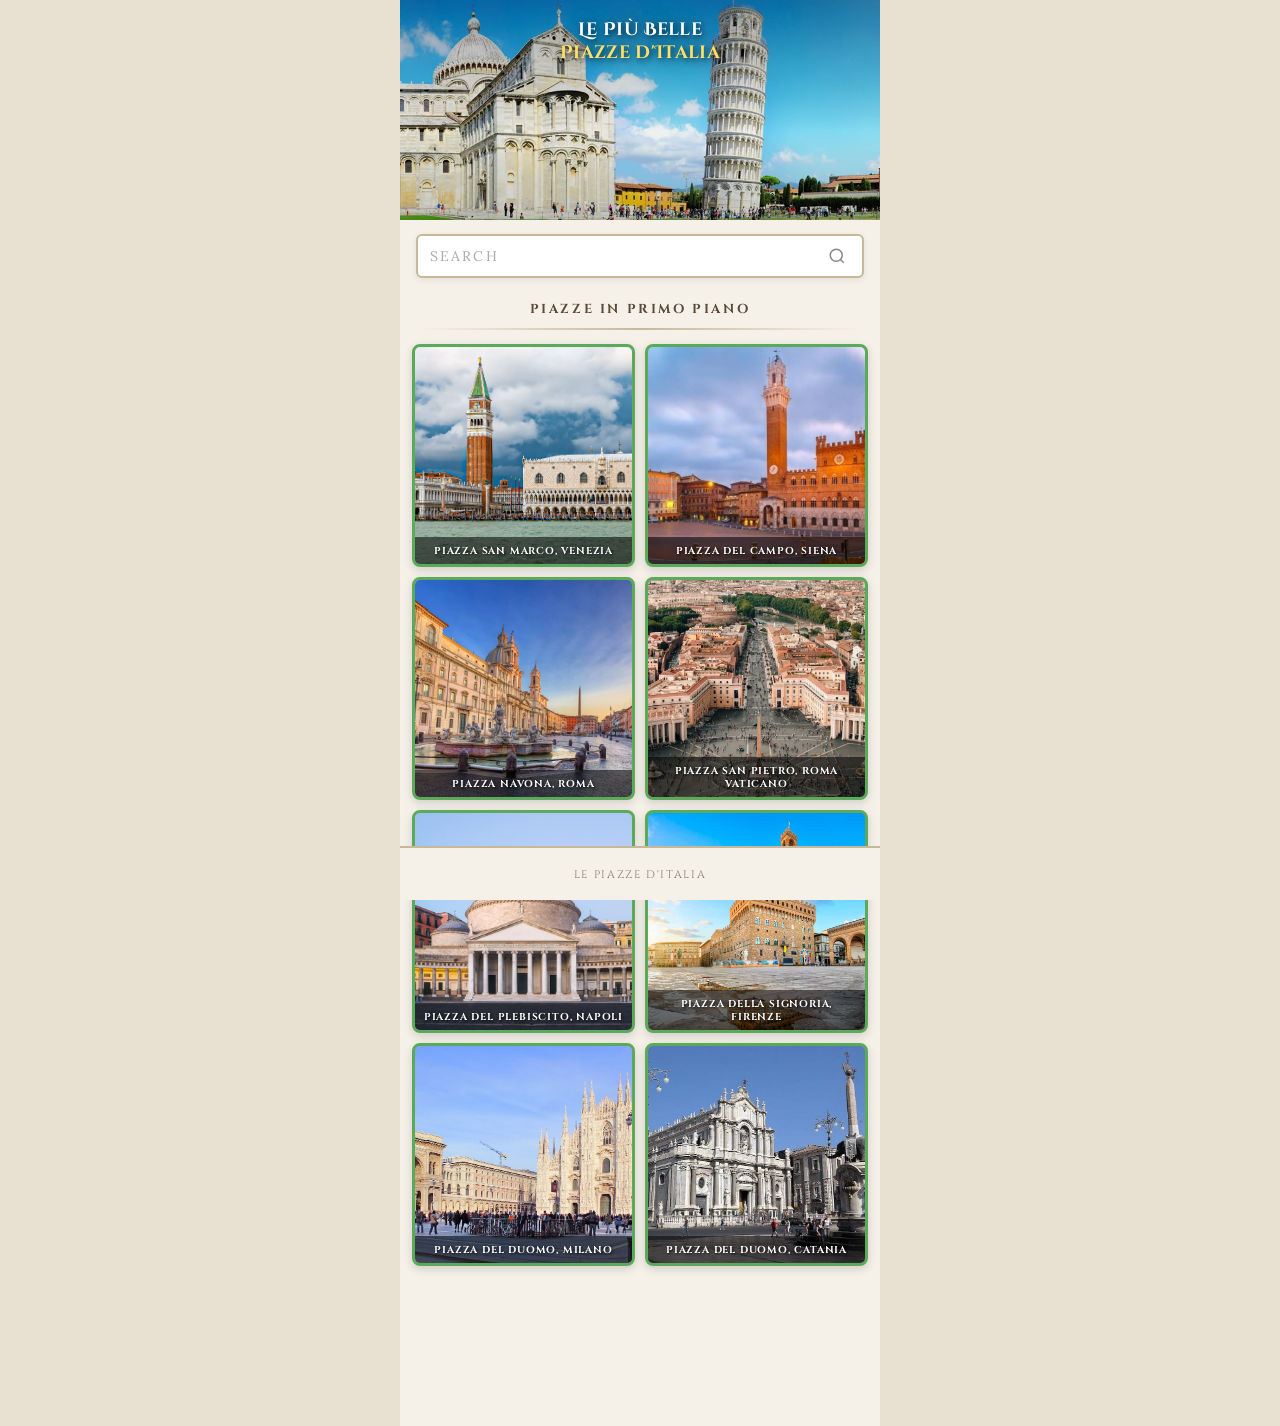
<file: index.html>
<!DOCTYPE html>
<html lang="it">
<head>
<meta charset="UTF-8">
<meta name="viewport" content="width=device-width, initial-scale=1.0">
<title>Le Più Belle Piazze d'Italia</title>
<link href="CSS/Styles.css" rel="stylesheet">
<style>
  * { margin: 0; padding: 0; box-sizing: border-box; }

  body {
    font-family: 'Lora', serif;
    background: #e8e0d0;
    min-height: 100vh;
  }

  .page-wrapper {
    max-width: 480px;
    margin: 0 auto;
    background: #f5f0e8;
    min-height: 100vh;
    position: relative;
    overflow: hidden;
  }

  /* HERO BANNER */
  .hero-banner {
    position: relative;
    height: 220px;
    overflow: hidden;
  }

  .hero-banner::before {
    content: '';
    position: absolute;
    inset: 0;
    background: linear-gradient(135deg,
      #87ceeb 0%, #5ba3d4 25%,
      #4a8fbf 50%, #6aaa6a 65%,
      #4a7a4a 80%, #3a6a3a 100%);
    z-index: 0;
  }

  .hero-imgs {
    position: absolute;
    inset: 0;
    display: flex;
    z-index: 1;
  }

  .hero-img-half {
    flex: 1;
    overflow: hidden;
  }

  .hero-img-half img {
    width: 100%;
    height: 100%;
    object-fit: cover;
    opacity: 0.85;
  }

  .hero-img-half.left {
    background: linear-gradient(135deg, #6ab0d4, #4a8ab4, #5a9a5a);
  }

  .hero-img-half.right {
    background: linear-gradient(135deg, #87ceeb, #6aaad4, #4a8a4a);
  }

  /* Fallback colored blocks when no images */
  .hero-block-left {
    width: 100%;
    height: 100%;
    background: linear-gradient(160deg, #6ab0d4 0%, #4a8ab4 40%, #5aaa5a 70%, #3a8a3a 100%);
    display: flex;
    flex-direction: column;
    align-items: center;
    justify-content: center;
    gap: 8px;
  }

  .hero-block-right {
    width: 100%;
    height: 100%;
    background: linear-gradient(160deg, #87ceeb 0%, #5ba3d4 40%, #6aaa6a 70%, #4a7a4a 100%);
    display: flex;
    flex-direction: column;
    align-items: center;
    justify-content: center;
    gap: 8px;
  }

  .scene-icon {
    font-size: 36px;
    text-shadow: 2px 2px 8px rgba(0,0,0,0.4);
  }

  .scene-label {
    font-family: 'Cinzel', serif;
    font-size: 9px;
    color: rgba(255,255,255,0.9);
    letter-spacing: 0.1em;
    text-align: center;
    text-shadow: 1px 1px 3px rgba(0,0,0,0.5);
  }

  .hero-overlay {
    position: absolute;
    inset: 0;
    z-index: 2;
    display: flex;
    flex-direction: column;
    align-items: center;
    justify-content: flex-start;
    padding-top: 18px;
    background: linear-gradient(180deg, rgba(0,0,0,0.35) 0%, rgba(0,0,0,0.05) 60%, rgba(0,0,0,0.2) 100%);
  }

  .hero-title {
    font-family: 'Cinzel Decorative', serif;
    font-size: 18px;
    font-weight: 700;
    color: #ffffff;
    text-align: center;
    text-shadow: 2px 2px 6px rgba(0,0,0,0.7), 0 0 20px rgba(0,0,0,0.4);
    line-height: 1.3;
    padding: 0 16px;
    letter-spacing: 0.02em;
  }

  .hero-title span {
    color: #ffe066;
  }

  /* SEARCH BAR */
  .search-container {
    padding: 14px 16px 10px;
    background: #f5f0e8;
  }

  .search-bar {
    display: flex;
    align-items: center;
    background: #ffffff;
    border: 2px solid #c8b89a;
    border-radius: 6px;
    padding: 0 12px;
    height: 44px;
    box-shadow: 0 2px 6px rgba(0,0,0,0.08);
  }

  .search-bar input {
    flex: 1;
    border: none;
    outline: none;
    font-family: 'Lora', serif;
    font-size: 14px;
    color: #555;
    background: transparent;
    letter-spacing: 0.12em;
    text-transform: uppercase;
  }

  .search-bar input::placeholder {
    color: #aaa;
    letter-spacing: 0.15em;
  }

  .search-btn {
    background: none;
    border: none;
    cursor: pointer;
    color: #888;
    display: flex;
    align-items: center;
    justify-content: center;
    padding: 4px;
    transition: color 0.2s;
  }

  .search-btn:hover { color: #555; }

  /* SECTION TITLE */
  .section-title {
    text-align: center;
    font-family: 'Cinzel', serif;
    font-size: 13px;
    font-weight: 700;
    color: #5a4a3a;
    letter-spacing: 0.2em;
    text-transform: uppercase;
    padding: 12px 16px 10px;
    background: #f5f0e8;
  }

  .section-divider {
    height: 2px;
    background: linear-gradient(90deg, transparent, #c8b89a, transparent);
    margin: 0 20px 14px;
  }

  /* GRID */
  .piazze-grid {
    display: grid;
    grid-template-columns: 1fr 1fr;
    gap: 10px;
    padding: 0 12px 80px;
  }

  .piazza-card {
    position: relative;
    cursor: pointer;
    border-radius: 8px;
    overflow: hidden;
    border: 3px solid #5aaa5a;
    transition: transform 0.2s, box-shadow 0.2s;
    text-decoration: none;
    display: block;
    background: #ddd;
    aspect-ratio: 1 / 1;
    box-shadow: 0 3px 10px rgba(0,0,0,0.15);
  }

  .piazza-card:hover {
    transform: scale(1.03);
    box-shadow: 0 6px 18px rgba(0,0,0,0.25);
    border-color: #3a8a3a;
  }

  .piazza-card:active {
    transform: scale(0.98);
  }

  .card-image {
    width: 100%;
    height: 100%;
    object-fit: cover;
  }

  .card-placeholder {
    width: 100%;
    height: 100%;
    display: flex;
    flex-direction: column;
    align-items: center;
    justify-content: center;
    gap: 8px;
    font-size: 44px;
  }

  .card-label {
    position: absolute;
    bottom: 0;
    left: 0;
    right: 0;
    background: rgba(0,0,0,0.55);
    padding: 8px 8px 6px;
    text-align: center;
  }

  .card-label span {
    font-family: 'Cinzel', serif;
    font-size: 10px;
    font-weight: 700;
    color: #ffffff;
    letter-spacing: 0.08em;
    text-transform: uppercase;
    display: block;
    line-height: 1.3;
    text-shadow: 1px 1px 3px rgba(0,0,0,0.8);
  }

  /* CARD BACKGROUNDS */
  .card-venezia { background: linear-gradient(135deg, #87ceeb, #5ba3c4, #6a9a6a, #4a7a4a); }
  .card-siena   { background: linear-gradient(135deg, #d4a060, #b4804a, #c4b060, #a09040); }
  .card-navona  { background: linear-gradient(135deg, #e8c880, #d4a840, #e8d090, #c4a860); }
  .card-vaticano{ background: linear-gradient(135deg, #a0b8d0, #8098b0, #b0c0d8, #90a8c8); }
  .card-napoli  { background: linear-gradient(135deg, #d4c090, #b4a070, #c4b080, #a09060); }
  .card-firenze { background: linear-gradient(135deg, #c09060, #a07040, #d0a070, #b08050); }
  .card-milano  { background: linear-gradient(135deg, #b0b8c8, #9098a8, #c0c8d8, #a0a8b8); }
  .card-catania { background: linear-gradient(135deg, #d0a880, #b08860, #c0b890, #a09870); }

  /* BOTTOM NAV */
  .bottom-nav {
    position: fixed;
    bottom: 0;
    left: 50%;
    transform: translateX(-50%);
    width: 100%;
    max-width: 480px;
    background: #f5f0e8;
    border-top: 2px solid #c8b89a;
    display: flex;
    justify-content: center;
    align-items: center;
    height: 54px;
    z-index: 100;
  }

  .bottom-nav-label {
    font-family: 'Cinzel', serif;
    font-size: 11px;
    color: #8a7a6a;
    letter-spacing: 0.15em;
    text-transform: uppercase;
  }
</style>
</head>
<body>
<div class="page-wrapper">

  <!-- HERO -->
  <div class="hero-banner">
    <div class="hero-imgs">
         <img src="IMMAGINI/sfondo home.jpg"
            alt="Sfondo con mosaico di piazze italiane" class="card-image">
            </div>
            <div class="hero-overlay">
      <h1 class="hero-title">Le Più Belle<br><span>Piazze d'Italia</span></h1>
    </div>
  </div>

  <!-- SEARCH -->
  <div class="search-container">
    <div class="search-bar">
      <input type="text" placeholder="SEARCH">
      <button class="search-btn">
        <svg width="18" height="18" viewBox="0 0 24 24" fill="none" stroke="currentColor" stroke-width="2">
          <circle cx="11" cy="11" r="8"/><line x1="21" y1="21" x2="16.65" y2="16.65"/>
        </svg>
      </button>
    </div>
  </div>

  <!-- SECTION TITLE -->
  <div class="section-title">Piazze in Primo Piano</div>
  <div class="section-divider"></div>

  <!-- GRID -->
  <div class="piazze-grid">

    <a href="venezia.html" class="piazza-card card-venezia">
      <img src="IMMAGINI/Venezia miniatura HOME.jpg" alt="Piazza San Marco, Venezia" class="card-image">
      <div class="card-label"><span>Piazza San Marco, Venezia</span></div>
    </a>

    <a href="siena.html" class="piazza-card card-siena">
      <img src="IMMAGINI/siena HOME.jpg" alt="Piazza del Campo, Siena" class="card-image">
      <div class="card-label"><span>Piazza del Campo, Siena</span></div>
    </a>

    <a href="navona.html" class="piazza-card card-navona">
      <img src="IMMAGINI/Piazza_Navona miniatura HOME.jpg" alt="Piazza Navona, Roma" class="card-image">
      <div class="card-label"><span>Piazza Navona, Roma</span></div>
    </a>

    <a href="vaticano.html" class="piazza-card card-vaticano">
      <img src="IMMAGINI/piazza-san-pietro miniatura HOME.jpg" alt="Piazza San Pietro, Vaticano" class="card-image">
      <div class="card-label"><span>Piazza San Pietro, Roma Vaticano</span></div>
    </a>

    <a href="#" class="piazza-card card-napoli">
      <img src="IMMAGINI/plebiscito.jpg" alt="Piazza del Plebiscito, Napoli" class="card-image">
      <div class="card-label"><span>Piazza del Plebiscito, Napoli</span></div>
    </a>

    <a href="#" class="piazza-card card-firenze">
      <img src="IMMAGINI/Piazza-Signoria-Firenze.jpg" alt="Piazza della Signoria, Firenze" class="card-image">
      <div class="card-label"><span>Piazza della Signoria, Firenze</span></div>
    </a>

    <a href="#" class="piazza-card card-milano">
      <img src="IMMAGINI/Piazza-del-Duomo-Milano.jpg" alt="Piazza del Duomo, Milano" class="card-image">
      <div class="card-label"><span>Piazza del Duomo, Milano</span></div>
    </a>

    <a href="#" class="piazza-card card-catania">
      <img src="IMMAGINI/piazza-duomo-catania.jpg" alt="Piazza del Duomo, Catania" class="card-image">
      <div class="card-label"><span>Piazza del Duomo, Catania</span></div>
    </a>

  </div>

  <div class="bottom-nav">
    <span class="bottom-nav-label">Le Piazze d'Italia</span>
  </div>

</div>
</body>
</html>
</file>
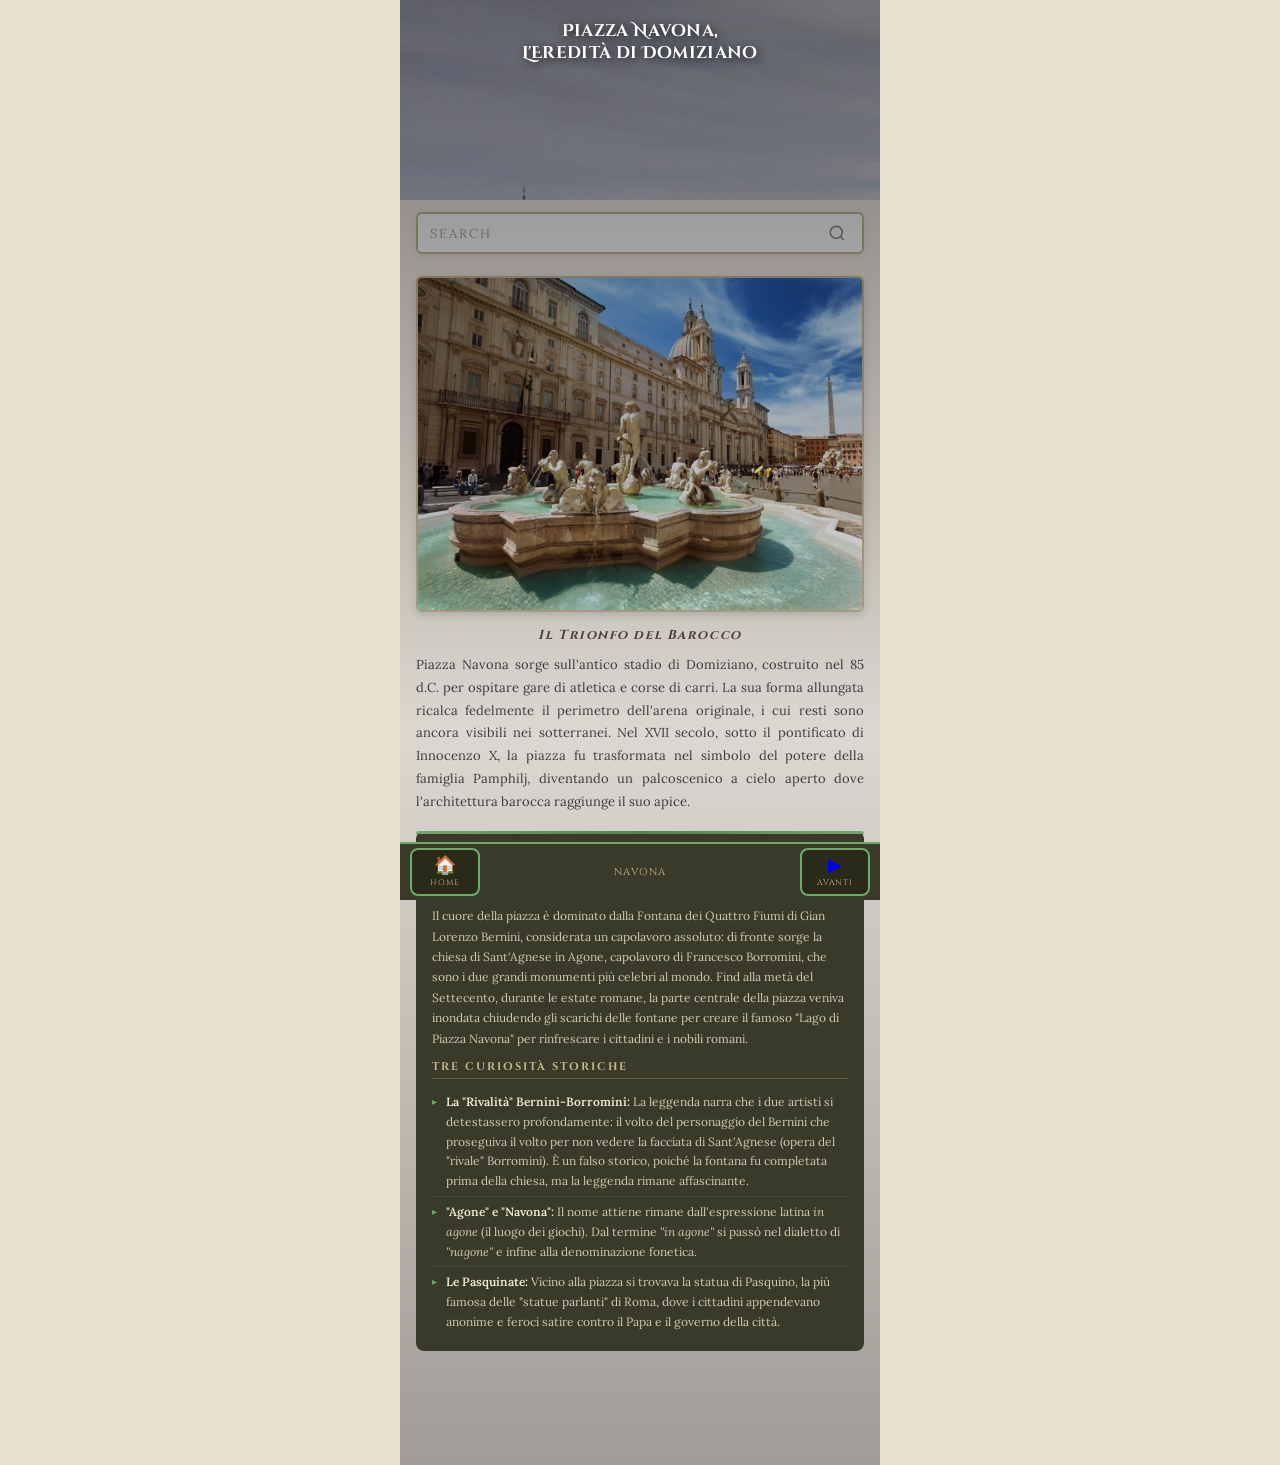
<file: navona.html>
<!DOCTYPE html>
<html lang="it">
<head>
<meta charset="UTF-8">
<meta name="viewport" content="width=device-width, initial-scale=1.0">
<title>Piazza Navona, Roma</title>
<link rel="stylesheet" href="CSS/Styles.css">
</head>
<body>
<div class="page-wrapper">

  <div class="hero-banner navona-bg">
    <img src="IMMAGINI/Piazza navona sfondo.jpeg" alt="Piazza Navona, Roma" class="card-image">
    </div>
    <div class="hero-overlay">
      <h1 class="hero-title">Piazza Navona,<br>L'Eredità di Domiziano</h1>
    </div>
  <div class="search-container">
    <div class="search-bar">
      <input type="text" placeholder="SEARCH">
      <button class="search-btn">
        <svg width="18" height="18" viewBox="0 0 24 24" fill="none" stroke="currentColor" stroke-width="2">
          <circle cx="11" cy="11" r="8"/><line x1="21" y1="21" x2="16.65" y2="16.65"/>
        </svg>
      </button>
    </div>
  </div>

  <div class="content-body">
    <img src="IMMAGINI/piazza navona miniatura.jpeg" alt="Piazza Navona, Roma" class="piazza-image-block navona-img">
    <p class="intro-title">Il Trionfo del Barocco</p>
    <p class="intro-text">
      Piazza Navona sorge sull'antico stadio di Domiziano, costruito nel 85 d.C. per ospitare gare di atletica e corse di carri. La sua forma allungata ricalca fedelmente il perimetro dell'arena originale, i cui resti sono ancora visibili nei sotterranei. Nel XVII secolo, sotto il pontificato di Innocenzo X, la piazza fu trasformata nel simbolo del potere della famiglia Pamphilj, diventando un palcoscenico a cielo aperto dove l'architettura barocca raggiunge il suo apice.
    </p>

    <div class="curiosita-section">
      <h2 class="curiosita-title">Curiosità sulla Piazza</h2>

      <p class="subsection-title">Il Trionfo del Barocco</p>
      <p class="curiosita-intro">
        Il cuore della piazza è dominato dalla Fontana dei Quattro Fiumi di Gian Lorenzo Bernini, considerata un capolavoro assoluto: di fronte sorge la chiesa di Sant'Agnese in Agone, capolavoro di Francesco Borromini, che sono i due grandi monumenti più celebri al mondo. Find alla metà del Settecento, durante le estate romane, la parte centrale della piazza veniva inondata chiudendo gli scarichi delle fontane per creare il famoso "Lago di Piazza Navona" per rinfrescare i cittadini e i nobili romani.
      </p>

      <p class="subsection-title">Tre Curiosità Storiche</p>
      <ul class="curiosita-list">
        <li><strong>La "Rivalità" Bernini-Borromini:</strong> La leggenda narra che i due artisti si detestassero profondamente: il volto del personaggio del Bernini che proseguiva il volto per non vedere la facciata di Sant'Agnese (opera del "rivale" Borromini). È un falso storico, poiché la fontana fu completata prima della chiesa, ma la leggenda rimane affascinante.</li>
        <li><strong>"Agone" e "Navona":</strong> Il nome attiene rimane dall'espressione latina <em>in agone</em> (il luogo dei giochi). Dal termine <em>"in agone"</em> si passò nel dialetto di <em>"nagone"</em> e infine alla denominazione fonetica.</li>
        <li><strong>Le Pasquinate:</strong> Vicino alla piazza si trovava la statua di Pasquino, la più famosa delle "statue parlanti" di Roma, dove i cittadini appendevano anonime e feroci satire contro il Papa e il governo della città.</li>
      </ul>
    </div>

  </div>

  <div class="bottom-bar">
    <a href="index.html" class="nav-btn">
      <span class="nav-btn-icon">🏠</span>
      <span class="nav-btn-label">Home</span>
    </a>
    <span class="bar-title">Navona</span>
    <a href="vaticano.html" class="nav-btn">
      <span class="nav-btn-icon">▶</span>
      <span class="nav-btn-label">Avanti</span>
    </a>
  </div>

</div>
</body>
</html>
</file>
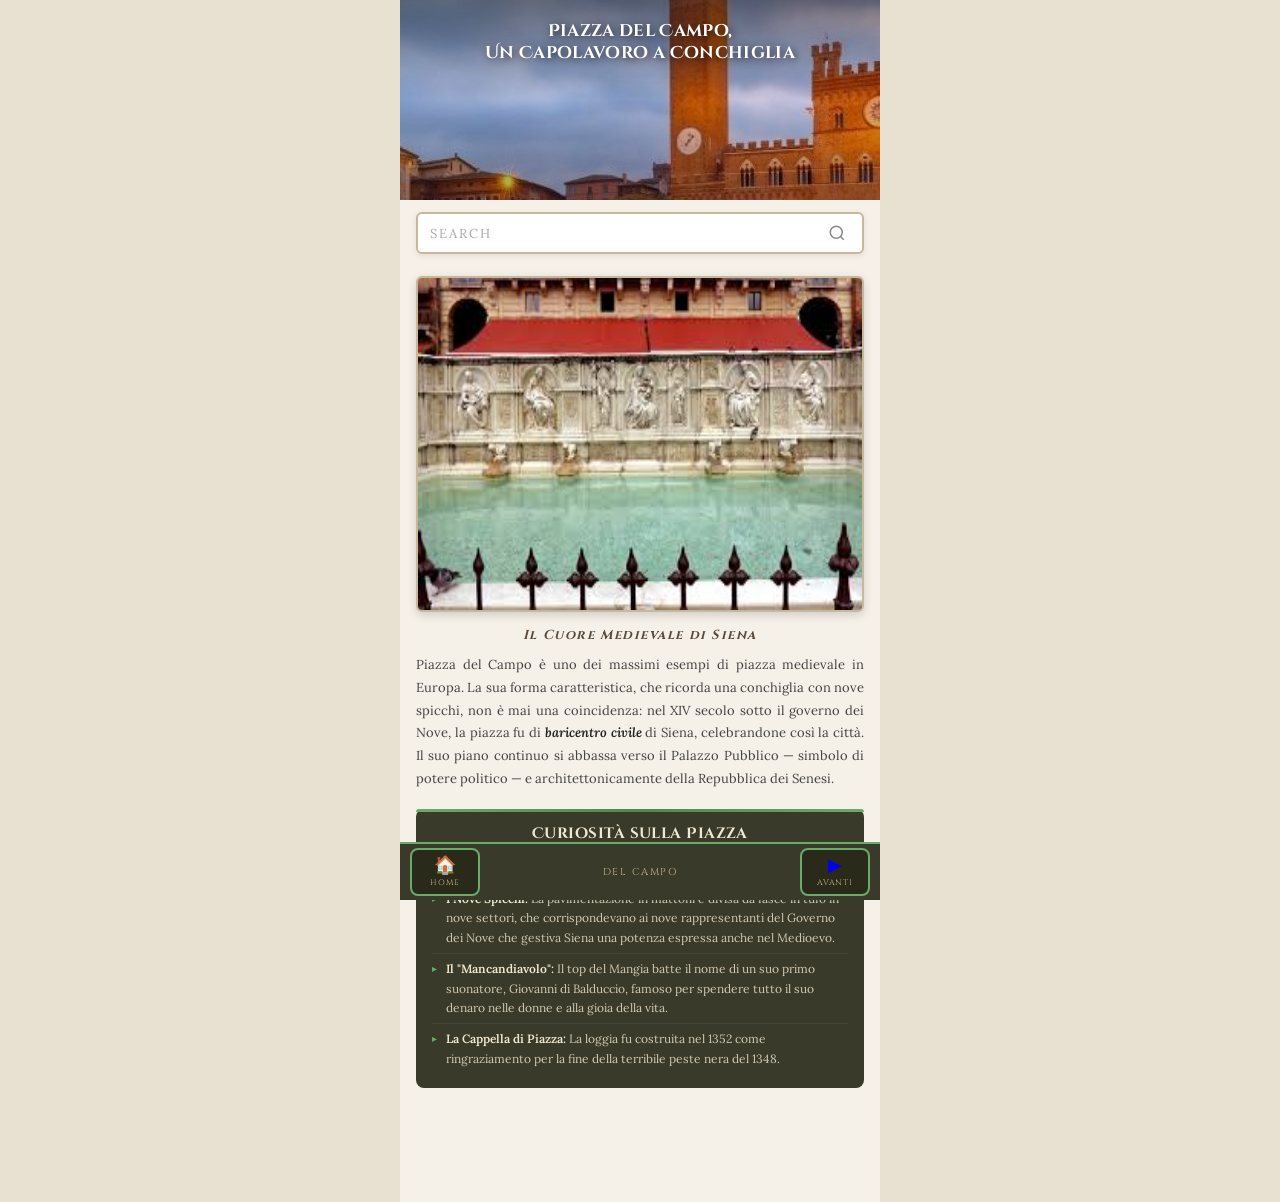
<file: siena.html>
<!DOCTYPE html>
<html lang="it">
<head>
<meta charset="UTF-8">
<meta name="viewport" content="width=device-width, initial-scale=1.0">
<title>Piazza del Campo, Siena</title>
<link rel="stylesheet" href="CSS/Styles.css">
</head>
<body>
<div class="page-wrapper">

  <div class="hero-banner siena-bg">
    <div class="hero-scene">
    <img src="IMMAGINI/siena HOME.jpg" alt="Piazza del Campo, Siena" class="card-image">
    </div>
    <div class="hero-overlay">
      <h1 class="hero-title">Piazza del Campo,<br>Un Capolavoro a Conchiglia</h1>
    </div>
  </div>

  <div class="search-container">
    <div class="search-bar">
      <input type="text" placeholder="SEARCH">
      <button class="search-btn">
        <svg width="18" height="18" viewBox="0 0 24 24" fill="none" stroke="currentColor" stroke-width="2">
          <circle cx="11" cy="11" r="8"/><line x1="21" y1="21" x2="16.65" y2="16.65"/>
        </svg>
      </button>
    </div>
  </div>

  <div class="content-body">

    <img src="IMMAGINI/siena fontana miniatura.jpg" alt="Piazza del Campo, Siena" class="piazza-image-block siena-img">
    <p class="intro-title">Il Cuore Medievale di Siena</p>
    <p class="intro-text">
      Piazza del Campo è uno dei massimi esempi di piazza medievale in Europa. La sua forma caratteristica, che ricorda una conchiglia con nove spicchi, non è mai una coincidenza: nel XIV secolo sotto il governo dei Nove, la piazza fu di <em>baricentro civile</em> di Siena, celebrandone così la città. Il suo piano continuo si abbassa verso il Palazzo Pubblico — simbolo di potere politico — e architettonicamente della Repubblica dei Senesi.
    </p>

    <div class="curiosita-section">
      <h2 class="curiosita-title">Curiosità sulla Piazza</h2>

      <p class="subsection-title">Tre Curiosità Storiche</p>
      <ul class="curiosita-list">
        <li><strong>I Nove Spicchi:</strong> La pavimentazione in mattoni è divisa da fasce in tufo in nove settori, che corrispondevano ai nove rappresentanti del Governo dei Nove che gestiva Siena una potenza espressa anche nel Medioevo.</li>
        <li><strong>Il "Mancandiavolo":</strong> Il top del Mangia batte il nome di un suo primo suonatore, Giovanni di Balduccio, famoso per spendere tutto il suo denaro nelle donne e alla gioia della vita.</li>
        <li><strong>La Cappella di Piazza:</strong> La loggia fu costruita nel 1352 come ringraziamento per la fine della terribile peste nera del 1348.</li>
      </ul>
    </div>

  </div>

  <div class="bottom-bar">
    <a href="index.html" class="nav-btn">
      <span class="nav-btn-icon">🏠</span>
      <span class="nav-btn-label">Home</span>
    </a>
    <span class="bar-title">Del Campo</span>
    <a href="navona.html" class="nav-btn">
      <span class="nav-btn-icon">▶</span>
      <span class="nav-btn-label">Avanti</span>
    </a>
  </div>

</div>
</body>
</html>
</file>
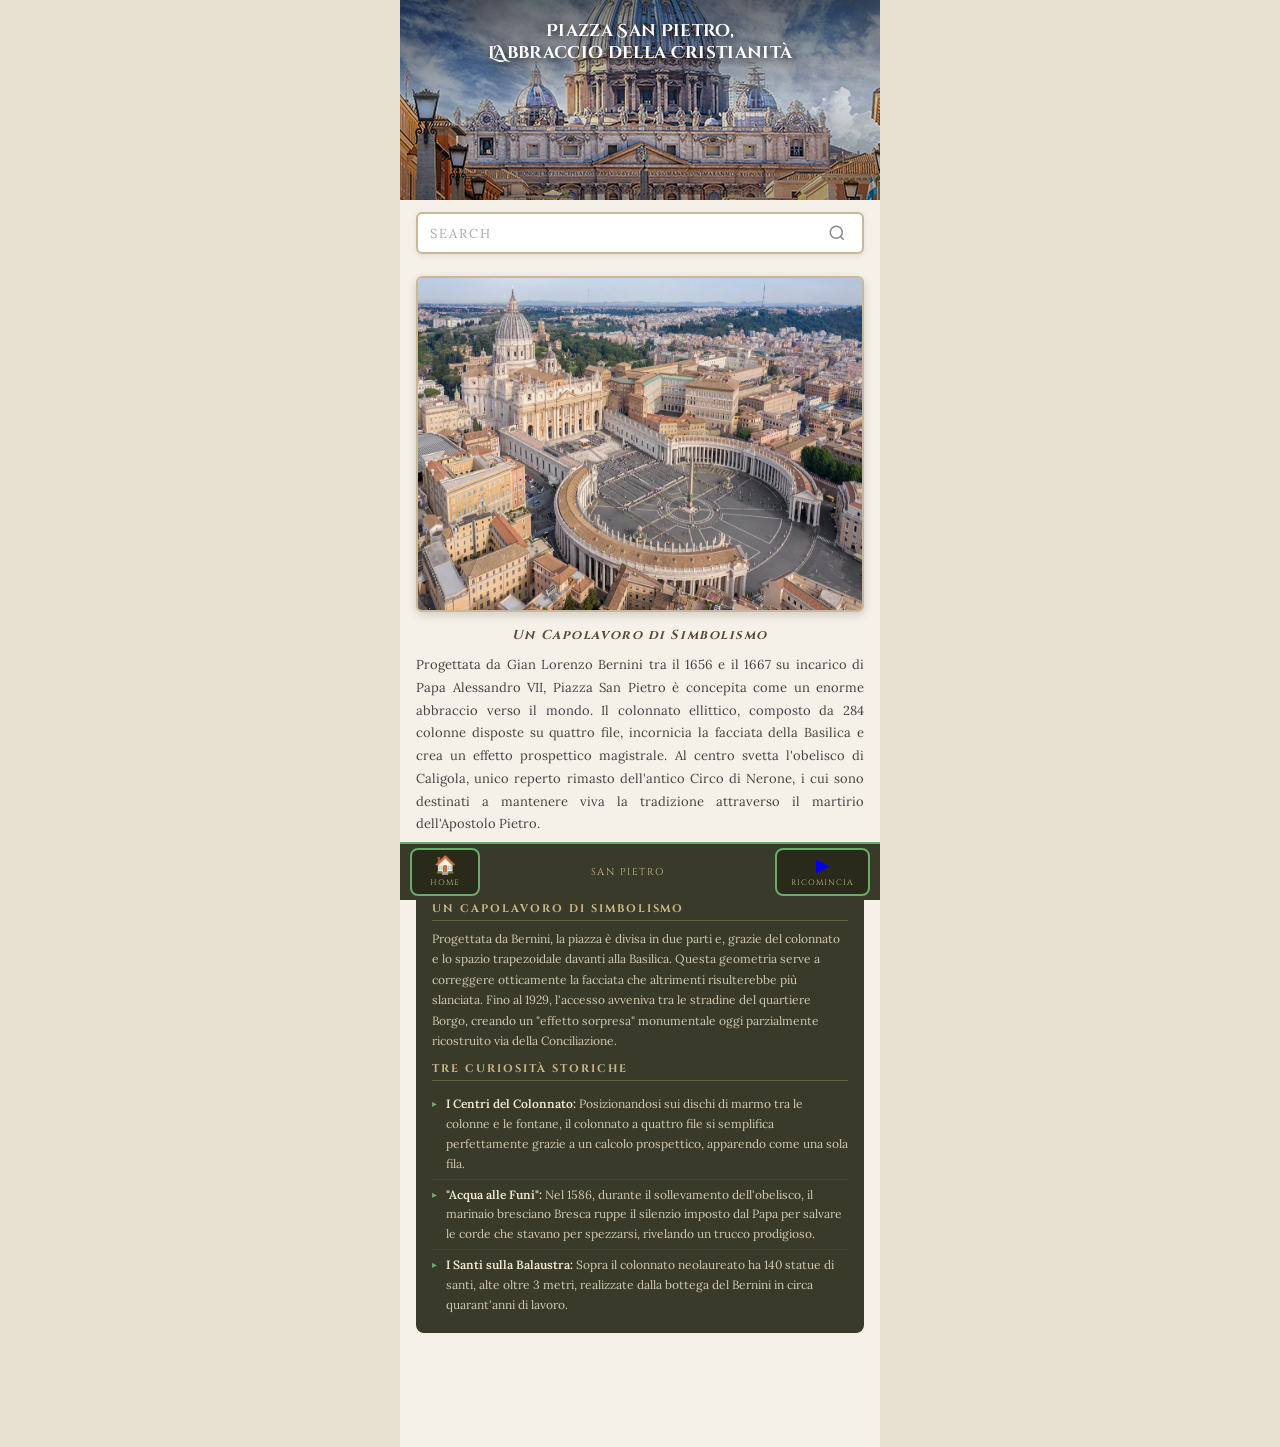
<file: vaticano.html>
<!DOCTYPE html>
<html lang="it">
<head>
<meta charset="UTF-8">
<meta name="viewport" content="width=device-width, initial-scale=1.0">
<title>Piazza San Pietro, Vaticano</title>
<link rel="stylesheet" href="CSS/Styles.css">
</head>
<body>
<div class="page-wrapper">

  <div class="hero-banner vaticano-bg">
    <div class="hero-scene">
      <img src="IMMAGINI/piazzasanpietro sfondo.jpg" alt="Piazza San Pietro, Vaticano" class="card-image">
    </div>
    <div class="hero-overlay">
      <h1 class="hero-title">Piazza San Pietro,<br>L'Abbraccio della Cristianità</h1>
    </div>
  </div>

  <div class="search-container">
    <div class="search-bar">
      <input type="text" placeholder="SEARCH">
      <button class="search-btn">
        <svg width="18" height="18" viewBox="0 0 24 24" fill="none" stroke="currentColor" stroke-width="2">
          <circle cx="11" cy="11" r="8"/><line x1="21" y1="21" x2="16.65" y2="16.65"/>
        </svg>
      </button>
    </div>
  </div>

  <div class="content-body">

    <img src="IMMAGINI/Piazza San Pietro Miniatura.jpg" alt="Piazza San Pietro, Vaticano" class="piazza-image-block vaticano-img">

    <p class="intro-title">Un Capolavoro di Simbolismo</p>
    <p class="intro-text">
      Progettata da Gian Lorenzo Bernini tra il 1656 e il 1667 su incarico di Papa Alessandro VII, Piazza San Pietro è concepita come un enorme abbraccio verso il mondo. Il colonnato ellittico, composto da 284 colonne disposte su quattro file, incornicia la facciata della Basilica e crea un effetto prospettico magistrale. Al centro svetta l'obelisco di Caligola, unico reperto rimasto dell'antico Circo di Nerone, i cui sono destinati a mantenere viva la tradizione attraverso il martirio dell'Apostolo Pietro.
    </p>

    <div class="curiosita-section">
      <h2 class="curiosita-title">Curiosità sulla Piazza</h2>

      <p class="subsection-title">Un Capolavoro di Simbolismo</p>
      <p class="curiosita-intro">
        Progettata da Bernini, la piazza è divisa in due parti e, grazie del colonnato e lo spazio trapezoidale davanti alla Basilica. Questa geometria serve a correggere otticamente la facciata che altrimenti risulterebbe più slanciata. Fino al 1929, l'accesso avveniva tra le stradine del quartiere Borgo, creando un "effetto sorpresa" monumentale oggi parzialmente ricostruito via della Conciliazione.
      </p>

      <p class="subsection-title">Tre Curiosità Storiche</p>
      <ul class="curiosita-list">
        <li><strong>I Centri del Colonnato:</strong> Posizionandosi sui dischi di marmo tra le colonne e le fontane, il colonnato a quattro file si semplifica perfettamente grazie a un calcolo prospettico, apparendo come una sola fila.</li>
        <li><strong>"Acqua alle Funi":</strong> Nel 1586, durante il sollevamento dell'obelisco, il marinaio bresciano Bresca ruppe il silenzio imposto dal Papa per salvare le corde che stavano per spezzarsi, rivelando un trucco prodigioso.</li>
        <li><strong>I Santi sulla Balaustra:</strong> Sopra il colonnato neolaureato ha 140 statue di santi, alte oltre 3 metri, realizzate dalla bottega del Bernini in circa quarant'anni di lavoro.</li>
      </ul>
    </div>

  </div>

  <div class="bottom-bar">
    <a href="index.html" class="nav-btn">
      <span class="nav-btn-icon">🏠</span>
      <span class="nav-btn-label">Home</span>
    </a>
    <span class="bar-title">San Pietro</span>
    <a href="venezia.html" class="nav-btn">
      <span class="nav-btn-icon">▶</span>
      <span class="nav-btn-label">Ricomincia</span>
    </a>
  </div>

</div>
</body>
</html>
</file>
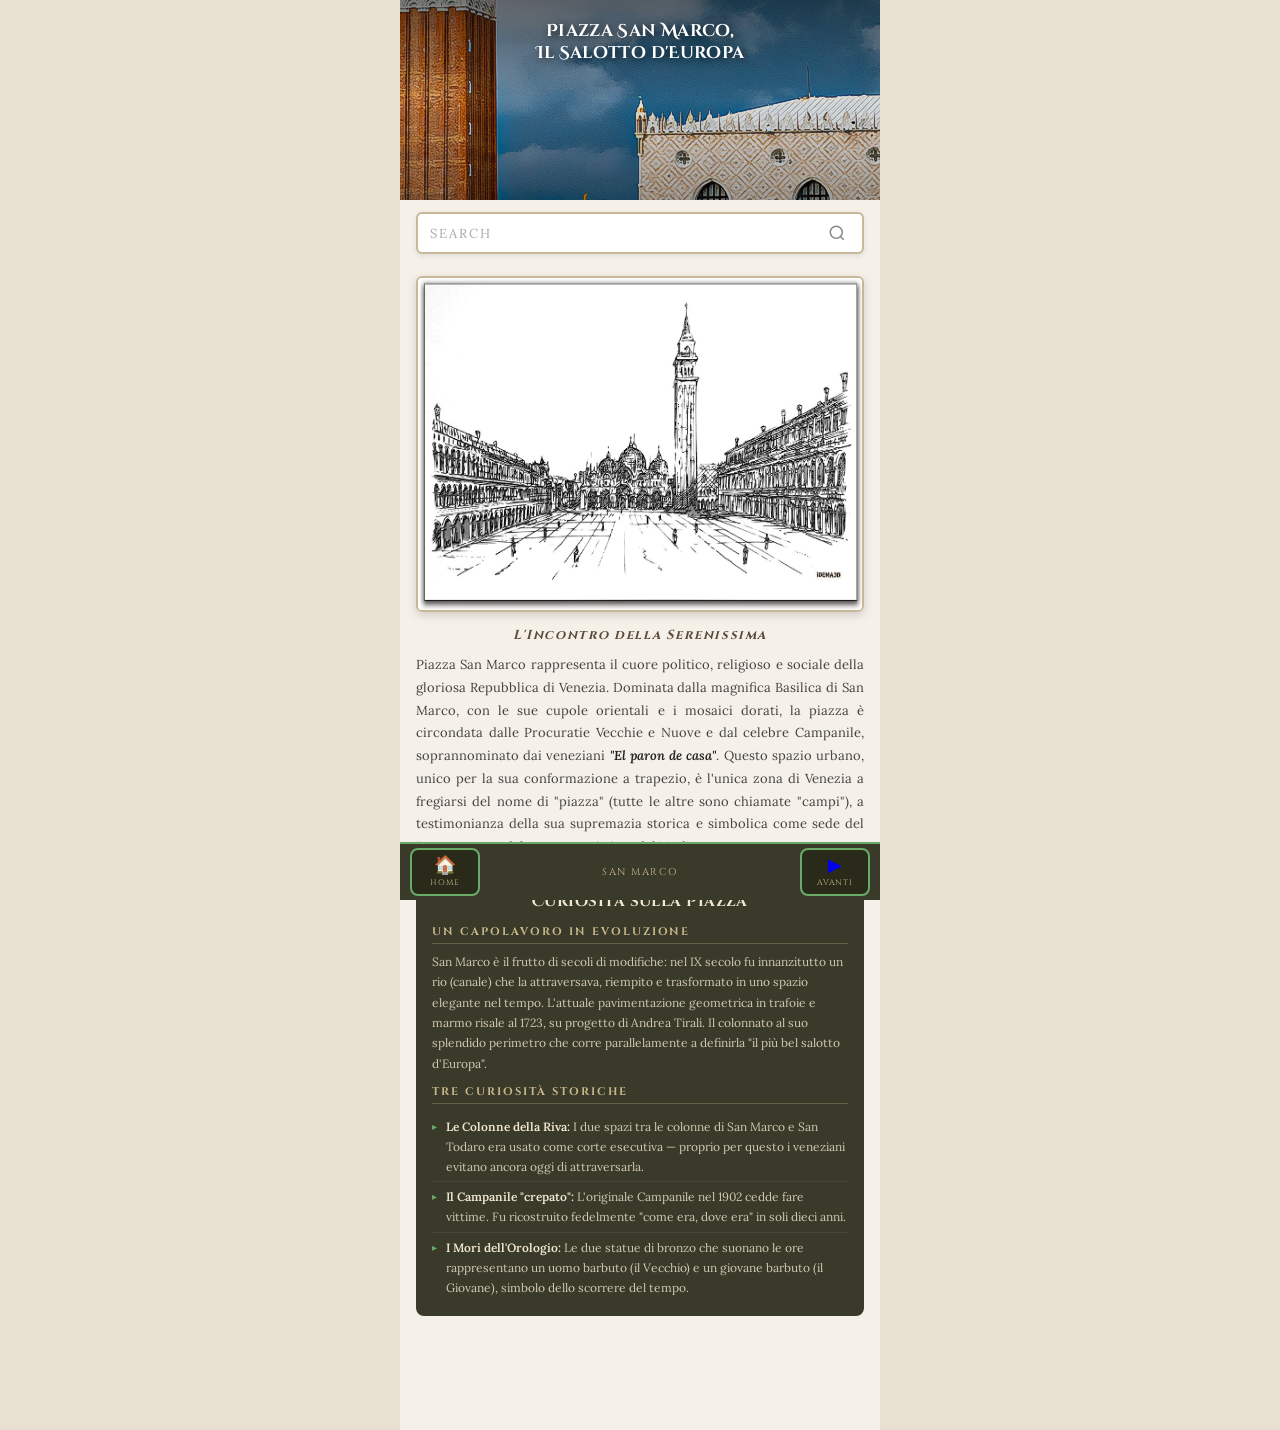
<file: venezia.html>
<!DOCTYPE html>
<html lang="it">
<head>
<meta charset="UTF-8">
<meta name="viewport" content="width=device-width, initial-scale=1.0">
<title>Piazza San Marco, Venezia</title>
<link rel="stylesheet" href="CSS/Styles.css">
</head>
<body>
<div class="page-wrapper">

  <div class="hero-banner">
    <div class="hero-scene">
      <img src="IMMAGINI/Venezia miniatura HOME.jpg" alt="Piazza San Marco, Venezia" class="card-image">
    </div>
    <div class="hero-overlay">
      <h1 class="hero-title">Piazza San Marco,<br>Il Salotto d'Europa</h1>
    </div>
  </div>

  <div class="search-container">
    <div class="search-bar">
      <input type="text" placeholder="SEARCH">
      <button class="search-btn">
        <svg width="18" height="18" viewBox="0 0 24 24" fill="none" stroke="currentColor" stroke-width="2">
          <circle cx="11" cy="11" r="8"/><line x1="21" y1="21" x2="16.65" y2="16.65"/>
        </svg>
      </button>
    </div>
  </div>

  <div class="content-body">

    <img src="IMMAGINI/venezia foto miniatura.jpg" alt="Piazza San Marco, Venezia" class="piazza-image-block venezia-img">

    <p class="intro-title">L'Incontro della Serenissima</p>
    <p class="intro-text">
      Piazza San Marco rappresenta il cuore politico, religioso e sociale della gloriosa Repubblica di Venezia. Dominata dalla magnifica Basilica di San Marco, con le sue cupole orientali e i mosaici dorati, la piazza è circondata dalle Procuratie Vecchie e Nuove e dal celebre Campanile, soprannominato dai veneziani <em>"El paron de casa"</em>. Questo spazio urbano, unico per la sua conformazione a trapezio, è l'unica zona di Venezia a fregiarsi del nome di "piazza" (tutte le altre sono chiamate "campi"), a testimonianza della sua supremazia storica e simbolica come sede del Doge e centro del potere marittimo del Mediterraneo.
    </p>

    <div class="curiosita-section">
      <h2 class="curiosita-title">Curiosità sulla Piazza</h2>

      <p class="subsection-title">Un Capolavoro in Evoluzione</p>
      <p class="curiosita-intro">
        San Marco è il frutto di secoli di modifiche: nel IX secolo fu innanzitutto un rio (canale) che la attraversava, riempito e trasformato in uno spazio elegante nel tempo. L'attuale pavimentazione geometrica in trafoie e marmo risale al 1723, su progetto di Andrea Tirali. Il colonnato al suo splendido perimetro che corre parallelamente a definirla "il più bel salotto d'Europa".
      </p>

      <p class="subsection-title">Tre Curiosità Storiche</p>
      <ul class="curiosita-list">
        <li><strong>Le Colonne della Riva:</strong> I due spazi tra le colonne di San Marco e San Todaro era usato come corte esecutiva — proprio per questo i veneziani evitano ancora oggi di attraversarla.</li>
        <li><strong>Il Campanile "crepato":</strong> L'originale Campanile nel 1902 cedde fare vittime. Fu ricostruito fedelmente "come era, dove era" in soli dieci anni.</li>
        <li><strong>I Mori dell'Orologio:</strong> Le due statue di bronzo che suonano le ore rappresentano un uomo barbuto (il Vecchio) e un giovane barbuto (il Giovane), simbolo dello scorrere del tempo.</li>
      </ul>
    </div>

  </div>

  <div class="bottom-bar">
    <a href="index.html" class="nav-btn">
      <span class="nav-btn-icon">🏠</span>
      <span class="nav-btn-label">Home</span>
    </a>
    <span class="bar-title">San Marco</span>
    <a href="siena.html" class="nav-btn">
      <span class="nav-btn-icon">▶</span>
      <span class="nav-btn-label">Avanti</span>
    </a>
  </div>

</div>
</body>
</html>
</file>
<file: CSS/Styles.css>
@import url('https://fonts.googleapis.com/css2?family=Cinzel:wght@400;700;900&family=Cinzel+Decorative:wght@700&family=Lora:ital,wght@0,400;0,600;1,400&display=swap');

* { margin: 0; padding: 0; box-sizing: border-box; }

body {
  font-family: 'Lora', serif;
  background: #e8e0d0;
  min-height: 100vh;
}

.page-wrapper {
  max-width: 480px;
  margin: 0 auto;
  background: #f5f0e8;
  min-height: 100vh;
  position: relative;
  overflow: hidden;
  padding-bottom: 80px;
}

/* HERO */
.hero-banner {
  position: relative;
  height: 200px;
  overflow: hidden;
  background: linear-gradient(135deg, #87ceeb, #5ba3d4, #6aaa6a, #4a7a4a);
}

.hero-banner.siena-bg {
  background: linear-gradient(135deg, #d4a060, #b4804a, #8b6914, #c4b060);
}
.hero-banner.navona-bg {
  background: linear-gradient(135deg, #e8c880, #d4a840, #b8943a, #e8d090);
}
.hero-banner.vaticano-bg {
  background: linear-gradient(135deg, #a0b8d0, #8098b0, #607090, #b0c0d8);
}

.hero-scene {
  width: 100%;
  height: 100%;
  display: flex;
  align-items: center;
  justify-content: center;
  flex-direction: column;
  gap: 10px;
}

.hero-scene-icon {
  font-size: 60px;
  text-shadow: 3px 3px 12px rgba(0,0,0,0.4);
}

.hero-overlay {
  position: absolute;
  inset: 0;
  background: linear-gradient(180deg, rgba(0,0,0,0.5) 0%, rgba(0,0,0,0.1) 50%, rgba(0,0,0,0.35) 100%);
  display: flex;
  flex-direction: column;
  align-items: center;
  justify-content: flex-start;
  padding: 20px 16px 16px;
}

.hero-title {
  font-family: 'Cinzel Decorative', serif;
  font-size: 17px;
  font-weight: 700;
  color: #ffffff;
  text-align: center;
  text-shadow: 2px 2px 8px rgba(0,0,0,0.8);
  line-height: 1.3;
  letter-spacing: 0.02em;
}

/* SEARCH */
.search-container {
  padding: 12px 16px 8px;
  background: #f5f0e8;
}

.search-bar {
  display: flex;
  align-items: center;
  background: #ffffff;
  border: 2px solid #c8b89a;
  border-radius: 6px;
  padding: 0 12px;
  height: 42px;
  box-shadow: 0 2px 6px rgba(0,0,0,0.08);
}

.search-bar input {
  flex: 1;
  border: none;
  outline: none;
  font-family: 'Lora', serif;
  font-size: 13px;
  color: #555;
  background: transparent;
  letter-spacing: 0.15em;
  text-transform: uppercase;
}

.search-bar input::placeholder { color: #aaa; }

.search-btn {
  background: none;
  border: none;
  cursor: pointer;
  color: #888;
  display: flex;
  align-items: center;
  justify-content: center;
  padding: 4px;
}

/* MAIN CONTENT */
.content-body {
  padding: 14px 16px 20px;
}

.piazza-image-block {
  width: 100%;
  aspect-ratio: 4/3;
  border-radius: 6px;
  overflow: hidden;
  margin-bottom: 14px;
  border: 2px solid #c8b89a;
  box-shadow: 0 3px 10px rgba(0,0,0,0.15);
  background: linear-gradient(135deg, #87ceeb, #5ba3d4, #6aaa6a);
  display: flex;
  align-items: center;
  justify-content: center;
  font-size: 64px;
}

.piazza-image-block.siena-img {
  background: linear-gradient(135deg, #d4a060, #b4804a, #c4b060);
}
.piazza-image-block.navona-img {
  background: linear-gradient(135deg, #e8c880, #d4a840, #e8d090);
}
.piazza-image-block.vaticano-img {
  background: linear-gradient(135deg, #a0b8d0, #8098b0, #b0c0d8);
}

.intro-title {
  font-family: 'Cinzel', serif;
  font-size: 13px;
  font-weight: 700;
  color: #5a4a3a;
  letter-spacing: 0.12em;
  text-align: center;
  font-style: italic;
  margin-bottom: 10px;
}

.intro-text {
  font-family: 'Lora', serif;
  font-size: 13px;
  color: #444;
  line-height: 1.75;
  text-align: justify;
  margin-bottom: 18px;
}

.intro-text em {
  font-style: italic;
  font-weight: 600;
  color: #222;
}

/* CURIOSITÀ SECTION */
.curiosita-section {
  background: #3a3a2a;
  border-radius: 8px;
  padding: 14px 16px;
  margin-bottom: 14px;
  position: relative;
}

.curiosita-section::before {
  content: '';
  position: absolute;
  left: 0; right: 0; top: 0;
  height: 3px;
  background: linear-gradient(90deg, #6aaa6a, #4a8a4a, #6aaa6a);
  border-radius: 8px 8px 0 0;
}

.curiosita-title {
  font-family: 'Cinzel Decorative', serif;
  font-size: 15px;
  font-weight: 700;
  color: #f0e8d0;
  text-align: center;
  margin-bottom: 12px;
  letter-spacing: 0.03em;
}

.subsection-title {
  font-family: 'Cinzel', serif;
  font-size: 11px;
  font-weight: 700;
  color: #c8b88a;
  text-transform: uppercase;
  letter-spacing: 0.18em;
  margin: 10px 0 8px;
  border-bottom: 1px solid rgba(200,184,138,0.3);
  padding-bottom: 4px;
}

.curiosita-intro {
  font-family: 'Lora', serif;
  font-size: 12px;
  color: #d0c8b0;
  line-height: 1.7;
  margin-bottom: 10px;
}

.curiosita-list {
  list-style: none;
  padding: 0;
}

.curiosita-list li {
  font-family: 'Lora', serif;
  font-size: 12px;
  color: #d0c8b0;
  line-height: 1.65;
  padding: 5px 0 5px 14px;
  position: relative;
  border-bottom: 1px solid rgba(255,255,255,0.06);
}

.curiosita-list li:last-child { border-bottom: none; }

.curiosita-list li::before {
  content: '▸';
  position: absolute;
  left: 0;
  color: #6aaa6a;
  font-size: 10px;
  top: 7px;
}

.curiosita-list li strong {
  color: #f0e8d0;
  font-weight: 600;
}

/* BOTTOM BAR */
.bottom-bar {
  position: fixed;
  bottom: 0;
  left: 50%;
  transform: translateX(-50%);
  width: 100%;
  max-width: 480px;
  background: #3a3a2a;
  border-top: 2px solid #6aaa6a;
  display: flex;
  justify-content: space-between;
  align-items: center;
  height: 58px;
  z-index: 100;
  padding: 0 10px;
}

.nav-btn {
  display: flex;
  flex-direction: column;
  align-items: center;
  justify-content: center;
  gap: 3px;
  background: #2a2a1a;
  border: 2px solid #6aaa6a;
  border-radius: 8px;
  padding: 6px 14px;
  cursor: pointer;
  text-decoration: none;
  transition: background 0.2s;
  min-width: 70px;
}

.nav-btn:hover { background: #4a4a2a; }
.nav-btn:active { transform: scale(0.96); }

.nav-btn-icon {
  font-size: 18px;
  line-height: 1;
}

.nav-btn-label {
  font-family: 'Cinzel', serif;
  font-size: 8px;
  color: #c8b88a;
  letter-spacing: 0.12em;
  text-transform: uppercase;
}

.bar-title {
  font-family: 'Cinzel', serif;
  font-size: 10px;
  color: #c8b88a;
  letter-spacing: 0.15em;
  text-transform: uppercase;
  text-align: center;
  flex: 1;
  padding: 0 8px;
}
</file>
